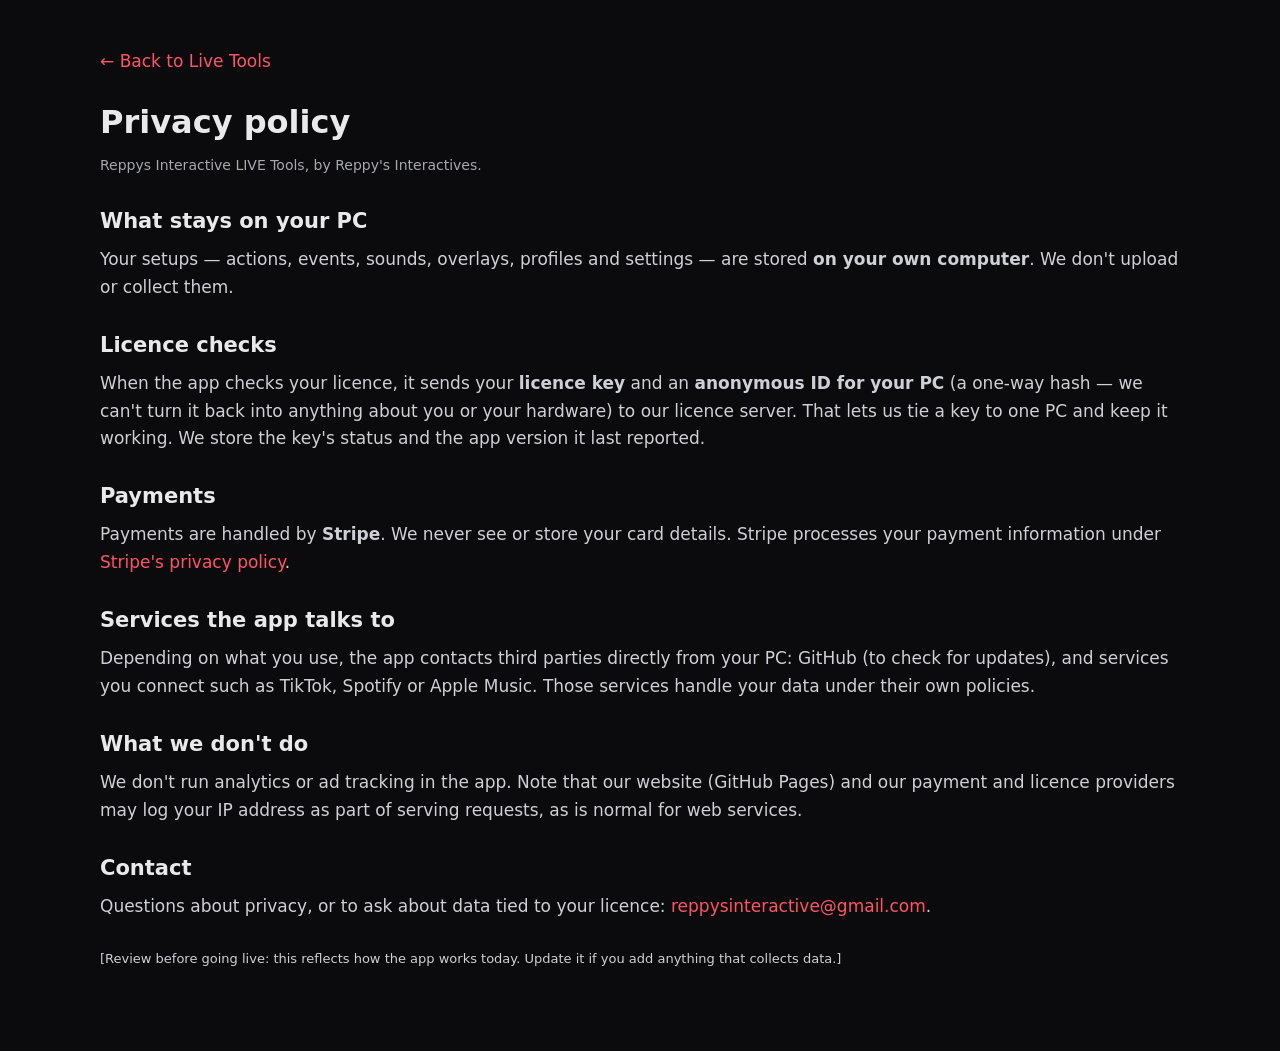
<file: privacy.html>
<!DOCTYPE html>
<html lang="en">
<head>
<meta charset="UTF-8">
<meta name="viewport" content="width=device-width, initial-scale=1">
<title>Privacy policy — Reppys Interactive LIVE Tools</title>
<link rel="stylesheet" href="style.css">
</head>
<body>
<div class="wrap legal">
  <a class="back" href="index.html">← Back to Live Tools</a>
  <h1>Privacy policy</h1>
  <p class="updated">Reppys Interactive LIVE Tools, by Reppy's Interactives.</p>

  <h2>What stays on your PC</h2>
  <p>Your setups — actions, events, sounds, overlays, profiles and settings — are stored <strong>on your own computer</strong>. We don't upload or collect them.</p>

  <h2>Licence checks</h2>
  <p>When the app checks your licence, it sends your <strong>licence key</strong> and an <strong>anonymous ID for your PC</strong> (a one-way hash — we can't turn it back into anything about you or your hardware) to our licence server. That lets us tie a key to one PC and keep it working. We store the key's status and the app version it last reported.</p>

  <h2>Payments</h2>
  <p>Payments are handled by <strong>Stripe</strong>. We never see or store your card details. Stripe processes your payment information under <a href="https://stripe.com/privacy">Stripe's privacy policy</a>.</p>

  <h2>Services the app talks to</h2>
  <p>Depending on what you use, the app contacts third parties directly from your PC: GitHub (to check for updates), and services you connect such as TikTok, Spotify or Apple Music. Those services handle your data under their own policies.</p>

  <h2>What we don't do</h2>
  <p>We don't run analytics or ad tracking in the app. Note that our website (GitHub Pages) and our payment and licence providers may log your IP address as part of serving requests, as is normal for web services.</p>

  <h2>Contact</h2>
  <p>Questions about privacy, or to ask about data tied to your licence: <a href="mailto:reppysinteractive@gmail.com">reppysinteractive@gmail.com</a>.</p>

  <p class="disclaimer" style="margin-top:28px">[Review before going live: this reflects how the app works today. Update it if you add anything that collects data.]</p>
</div>
</body>
</html>
</file>
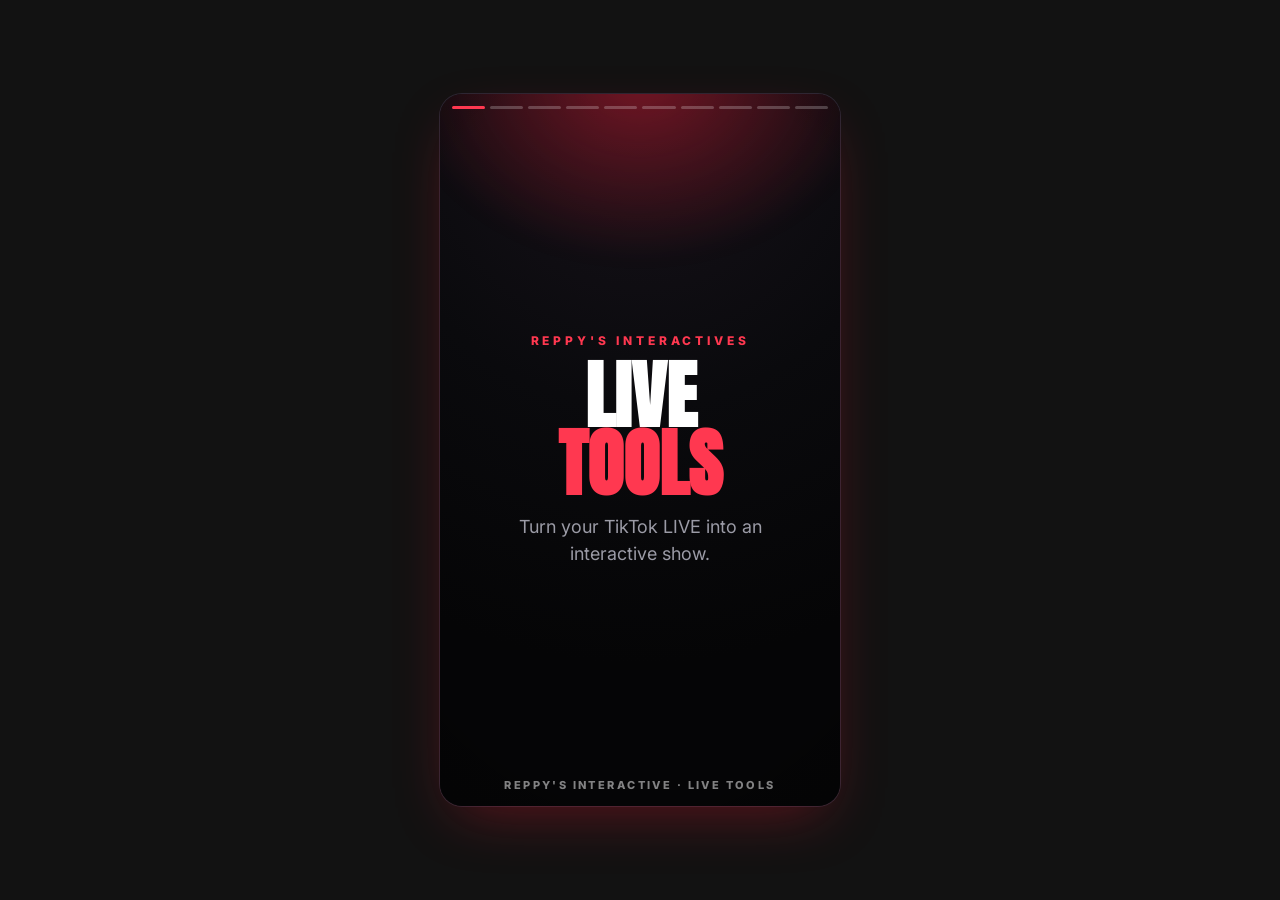
<file: promo.html>
<!doctype html>
<html lang="en">
<head>
<meta charset="utf-8">
<meta name="viewport" content="width=device-width, initial-scale=1">
<title>LIVE Tools — See it in action</title>
<link rel="preconnect" href="https://fonts.googleapis.com">
<link rel="preconnect" href="https://fonts.gstatic.com" crossorigin>
<link rel="stylesheet" href="https://fonts.googleapis.com/css2?family=Anton&family=Inter:wght@400;600;800&display=swap">
<style>
  :root{
    --bg:#070708; --stage:#0a0a0d; --panel:#16141a; --panel2:#1e1b24;
    --ink:#fff; --muted:#9b9ba6; --line:#2a2733;
    --red:#e3192f; --red2:#ff3850; --gold:#ffd65a;
    --disp:"Anton","Arial Narrow",system-ui,sans-serif;
    --body:"Inter",system-ui,-apple-system,sans-serif;
    color-scheme:dark;
  }
  *{box-sizing:border-box}
  html,body{height:100%}
  body{background:transparent;color:var(--ink);font-family:var(--body);margin:0;
    display:flex;align-items:center;justify-content:center;padding:0}

  .stage{position:relative;width:100%;max-width:400px;aspect-ratio:9/16;max-height:100%;overflow:hidden;border-radius:22px;
    background:radial-gradient(130% 80% at 50% 0%,#17121a 0%,var(--stage) 55%,#050506 100%);
    box-shadow:0 20px 60px -18px rgba(227,25,47,.4),0 0 0 1px var(--line);isolation:isolate}
  .glow{position:absolute;inset:-20% -20% auto -20%;height:60%;z-index:0;pointer-events:none;
    background:radial-gradient(60% 60% at 50% 30%,rgba(227,25,47,.45),transparent 70%);filter:blur(10px);animation:drift 9s ease-in-out infinite alternate}
  .vignette{position:absolute;inset:0;z-index:5;pointer-events:none;background:radial-gradient(120% 90% at 50% 45%,transparent 55%,rgba(0,0,0,.55) 100%)}

  .scene{position:absolute;inset:0;z-index:2;display:flex;flex-direction:column;align-items:center;justify-content:center;
    text-align:center;padding:30px 26px;gap:14px;opacity:0;visibility:hidden}
  .scene.active{opacity:1;visibility:visible}

  .eyebrow{font-weight:800;font-size:12px;letter-spacing:.32em;text-transform:uppercase;color:var(--red2)}
  .huge{font-family:var(--disp);line-height:.92;text-transform:uppercase;font-size:clamp(46px,16vw,74px);margin:0}
  .huge .r{color:var(--red2)}
  .big{font-family:var(--disp);font-size:clamp(34px,11vw,52px);line-height:.95;text-transform:uppercase;margin:0}
  .sub{font-size:clamp(15px,4.3vw,18px);color:var(--muted);max-width:30ch;line-height:1.5;margin:0}
  .tag{display:inline-block;font-weight:800;font-size:12px;letter-spacing:.14em;text-transform:uppercase;color:var(--gold);border:1px solid rgba(255,214,90,.4);border-radius:999px;padding:6px 12px}

  .scene.active .huge,.scene.active .big{animation:rise .6s cubic-bezier(.2,.8,.2,1) both}
  .scene.active .eyebrow{animation:rise .5s .05s both}
  .scene.active .sub{animation:rise .6s .12s both}
  .scene.active .tag{animation:pop .5s .2s both}

  .ring{position:absolute;width:62%;aspect-ratio:1;border-radius:50%;border:2px solid rgba(227,25,47,.5);z-index:1}
  .scene.active .ring{animation:ring 3.4s ease-out both}

  .toast{display:flex;align-items:center;gap:12px;background:var(--panel);border:1px solid var(--line);border-left:4px solid var(--red2);border-radius:14px;padding:13px 16px;max-width:300px;text-align:left;box-shadow:0 14px 30px rgba(0,0,0,.5)}
  .av{width:40px;height:40px;border-radius:50%;flex:none;display:grid;place-items:center;font-family:var(--disp);font-size:18px;background:linear-gradient(135deg,var(--red),#8f0d1c);color:#fff}
  .toast b{font-size:15px}.toast span{display:block;font-size:12.5px;color:var(--muted);margin-top:1px}
  .scene.active .toast{animation:slidein .6s cubic-bezier(.2,.9,.2,1) both}
  .scene.active .toast.t2{animation-delay:.9s}
  .scene.active .toast.t3{animation-delay:1.7s}

  .wave{display:flex;align-items:center;gap:5px;height:66px}
  .wave i{width:7px;border-radius:4px;background:linear-gradient(var(--red2),var(--red));height:16px}
  .scene.active .wave i{animation:wave 1s ease-in-out infinite alternate}

  .wheel{width:168px;height:168px;border-radius:50%;position:relative;background:conic-gradient(var(--red) 0 20%,#1a1820 0 40%,var(--gold) 0 60%,#1a1820 0 80%,var(--red2) 0 100%);box-shadow:0 0 0 6px #0d0b11,0 0 34px rgba(227,25,47,.45)}
  .wheel::after{content:"";position:absolute;inset:38%;border-radius:50%;background:#0d0b11;box-shadow:0 0 0 3px var(--gold)}
  .pin{position:absolute;top:-8px;left:50%;transform:translateX(-50%);width:0;height:0;border-left:9px solid transparent;border-right:9px solid transparent;border-top:16px solid var(--gold);z-index:3}
  .scene.active .wheel{animation:spin 3.2s cubic-bezier(.08,.7,.08,1) both}

  .flow{display:flex;align-items:center;gap:12px;flex-wrap:wrap;justify-content:center}
  .chip{font-weight:800;font-size:15px;padding:11px 15px;border-radius:12px;background:var(--panel);border:1px solid var(--line)}
  .chip.red{background:linear-gradient(135deg,var(--red),#8f0d1c);border:none}
  .arrow{color:var(--red2);font-weight:800;font-size:22px}
  .scene.active .chip{animation:pop .5s both}
  .scene.active .chip.c2{animation-delay:.5s}

  .goal{width:290px;max-width:100%;text-align:left}
  .goal .lab{display:flex;justify-content:space-between;font-size:13px;color:var(--muted);margin-bottom:7px;font-weight:600}
  .track{height:16px;border-radius:999px;background:#201d27;overflow:hidden;border:1px solid var(--line)}
  .fill{height:100%;width:8%;border-radius:999px;background:linear-gradient(90deg,var(--red),var(--gold))}
  .scene.active .fill{animation:fill 2.4s .2s cubic-bezier(.2,.8,.2,1) forwards}

  .list{display:flex;flex-wrap:wrap;gap:9px;justify-content:center;max-width:320px}
  .list span{font-weight:700;font-size:14px;padding:8px 13px;border-radius:999px;background:var(--panel2);border:1px solid var(--line)}
  .scene.active .list span{animation:pop .4s both}
  .scene.active .list span:nth-child(2){animation-delay:.12s}
  .scene.active .list span:nth-child(3){animation-delay:.24s}
  .scene.active .list span:nth-child(4){animation-delay:.36s}
  .scene.active .list span:nth-child(5){animation-delay:.48s}
  .scene.active .list span:nth-child(6){animation-delay:.6s}

  .price{font-family:var(--disp);font-size:clamp(40px,13vw,58px);color:var(--gold);margin:0;line-height:1}
  .url{font-weight:800;font-size:13.5px;color:var(--ink);background:var(--panel);border:1px solid var(--line);border-radius:999px;padding:9px 15px;word-break:break-all;max-width:100%}
  .cta-btn{font-family:var(--disp);font-size:22px;letter-spacing:.04em;text-transform:uppercase;color:#fff;background:linear-gradient(135deg,var(--red2),#8f0d1c);border-radius:14px;padding:13px 30px;box-shadow:0 12px 30px rgba(227,25,47,.5)}
  .scene.active .cta-btn{animation:pulse 1.4s ease-in-out .4s infinite}

  .bars{position:absolute;top:12px;left:12px;right:12px;z-index:6;display:flex;gap:5px}
  .bars i{flex:1;height:3px;border-radius:3px;background:rgba(255,255,255,.22);overflow:hidden}
  .bars i b{display:block;height:100%;width:0;background:var(--red2)}
  .bars i.done b{width:100%}
  .mark{position:absolute;bottom:14px;left:0;right:0;z-index:6;text-align:center;font-weight:800;font-size:11px;letter-spacing:.22em;text-transform:uppercase;color:rgba(255,255,255,.5)}

  @keyframes rise{from{opacity:0;transform:translateY(16px)}to{opacity:1;transform:none}}
  @keyframes pop{from{opacity:0;transform:scale(.86)}to{opacity:1;transform:none}}
  @keyframes slidein{from{opacity:0;transform:translateX(40px)}to{opacity:1;transform:none}}
  @keyframes wave{from{height:14px;opacity:.7}to{height:62px;opacity:1}}
  @keyframes spin{from{transform:rotate(0)}to{transform:rotate(1260deg)}}
  @keyframes fill{to{width:90%}}
  @keyframes ring{0%{transform:scale(.4);opacity:0}40%{opacity:1}100%{transform:scale(1.25);opacity:0}}
  @keyframes drift{from{transform:translateX(-8%)}to{transform:translateX(8%)}}
  @keyframes pulse{0%,100%{transform:scale(1)}50%{transform:scale(1.06)}}
  @media (prefers-reduced-motion:reduce){.scene *{animation:none!important}.glow{animation:none}.fill{width:90%}.wave i{height:40px}}
</style>
</head>
<body>
  <div class="stage" id="stage">
    <div class="glow"></div>
    <div class="bars" id="bars"></div>

    <section class="scene active" data-dur="3800">
      <div class="ring"></div>
      <div class="eyebrow">Reppy's Interactives</div>
      <h1 class="huge">LIVE<br><span class="r">Tools</span></h1>
      <p class="sub">Turn your TikTok LIVE into an interactive show.</p>
    </section>
    <section class="scene" data-dur="2200"><h2 class="big">One app.<br><span style="color:var(--red2)">Not ten.</span></h2><p class="sub">Everything your LIVE needs, in one place.</p></section>
    <section class="scene" data-dur="3400">
      <div class="eyebrow">Alerts</div><h2 class="big">Every gift,<br>on screen</h2>
      <div class="toast"><div class="av">O</div><div><b>Ollie</b><span>sent Galaxy &times;5</span></div></div>
      <div class="toast t2"><div class="av">M</div><div><b>Mia</b><span>followed you</span></div></div>
      <div class="toast t3"><div class="av">J</div><div><b>Jay</b><span>subscribed &mdash; Superfan</span></div></div>
    </section>
    <section class="scene" data-dur="3200">
      <div class="eyebrow">Text-to-speech</div><h2 class="big">Viewers<br>talk live</h2>
      <div class="wave"><i style="animation-delay:0s"></i><i style="animation-delay:.1s"></i><i style="animation-delay:.2s"></i><i style="animation-delay:.3s"></i><i style="animation-delay:.15s"></i><i style="animation-delay:.25s"></i><i style="animation-delay:.05s"></i><i style="animation-delay:.35s"></i><i style="animation-delay:.2s"></i></div>
      <p class="sub">AI voices made on your PC &mdash; even cloned custom voices.</p>
    </section>
    <section class="scene" data-dur="3400">
      <div class="eyebrow">Gift-triggered actions</div><h2 class="big">Gifts control<br>your game</h2>
      <div class="flow"><span class="chip red">Gift sent</span><span class="arrow">&rarr;</span><span class="chip c2">Chaos Mode</span></div>
      <p class="sub">Sounds, overlays, key presses or webhooks straight into your game.</p>
    </section>
    <section class="scene" data-dur="3600"><div class="eyebrow">Spin wheels</div><h2 class="big">Let chat<br>decide</h2><div style="position:relative"><div class="pin"></div><div class="wheel"></div></div></section>
    <section class="scene" data-dur="3300">
      <div class="eyebrow">Overlays</div><h2 class="big">Goals &amp;<br>leaderboards</h2>
      <div class="goal"><div class="lab"><span>Gift goal</span><span>90%</span></div><div class="track"><div class="fill"></div></div></div>
      <p class="sub">Live goals, leaderboards and hype meters for OBS.</p>
    </section>
    <section class="scene" data-dur="2600"><div class="eyebrow">Games</div><h2 class="big">Play with<br>your chat</h2><div class="list"><span>Plinko</span><span>Polls</span><span>Predictions</span><span>Wheels</span><span>Subathon</span><span>Song requests</span></div></section>
    <section class="scene" data-dur="3400"><h2 class="big">All in<br>one app</h2><p class="sub">Alerts &middot; TTS &middot; Sounds &middot; Games &middot; Overlays &mdash; one Windows app that connects straight to your stream.</p><div class="tag">Windows 10 / 11</div></section>
    <section class="scene" data-dur="4800">
      <div class="eyebrow">Get Live Tools</div>
      <p class="price">$9.99<span style="font-size:18px;color:var(--muted);font-family:var(--body);font-weight:600"> /mo</span></p>
      <p class="sub" style="margin-top:-4px">Cancel anytime &middot; free download, unlock with a key</p>
      <div class="cta-btn">Subscribe</div>
      <div class="url">reppy-interactive.github.io/reppys-live-tools</div>
    </section>

    <div class="vignette"></div>
    <div class="mark">Reppy's Interactive &middot; LIVE Tools</div>
  </div>
<script>
(function(){
  var scenes=[].slice.call(document.querySelectorAll('.scene'));
  var barsWrap=document.getElementById('bars');
  var durs=scenes.map(function(s){return +s.getAttribute('data-dur')||3000;});
  scenes.forEach(function(){var i=document.createElement('i');i.innerHTML='<b></b>';barsWrap.appendChild(i);});
  var segs=[].slice.call(barsWrap.children);
  var idx=0,start=0;
  function show(i){
    scenes.forEach(function(s){s.classList.remove('active');});
    void scenes[i].offsetWidth;scenes[i].classList.add('active');
    segs.forEach(function(seg,k){var b=seg.querySelector('b');seg.className='';b.style.transition='none';b.style.width=k<i?'100%':'0';if(k<i)seg.classList.add('done');});
    var nb=segs[i].querySelector('b');void nb.offsetWidth;nb.style.transition='width '+durs[i]+'ms linear';nb.style.width='100%';
  }
  function loop(now){var e=now-start;if(e>=durs[idx]){idx=(idx+1)%scenes.length;start=now;show(idx);}requestAnimationFrame(loop);}
  show(0);setTimeout(function(){start=performance.now();requestAnimationFrame(loop);},600);
})();
</script>
</body>
</html>
</file>
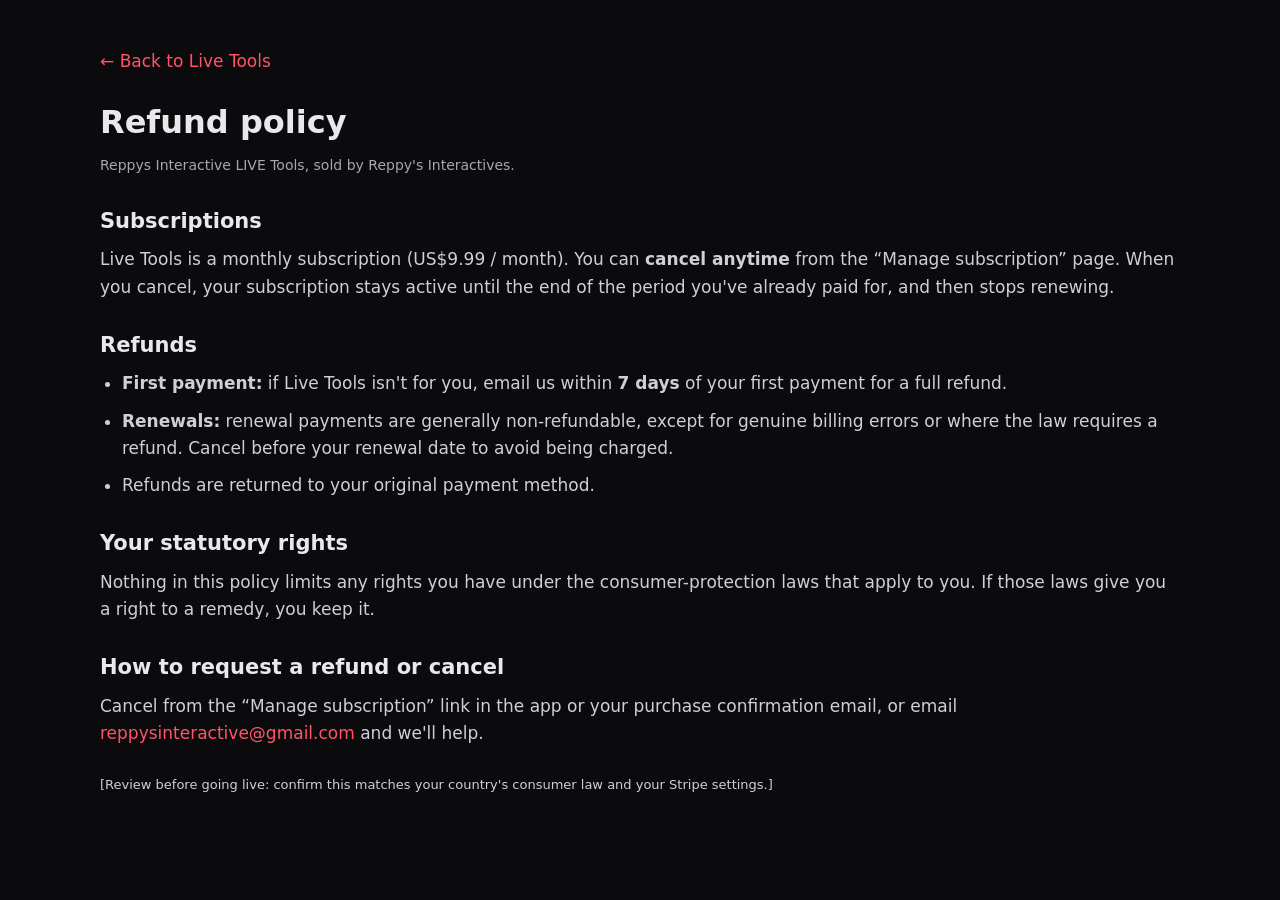
<file: refund-policy.html>
<!DOCTYPE html>
<html lang="en">
<head>
<meta charset="UTF-8">
<meta name="viewport" content="width=device-width, initial-scale=1">
<title>Refund policy — Reppys Interactive LIVE Tools</title>
<link rel="stylesheet" href="style.css">
</head>
<body>
<div class="wrap legal">
  <a class="back" href="index.html">← Back to Live Tools</a>
  <h1>Refund policy</h1>
  <p class="updated">Reppys Interactive LIVE Tools, sold by Reppy's Interactives.</p>

  <h2>Subscriptions</h2>
  <p>Live Tools is a monthly subscription (US$9.99 / month). You can <strong>cancel anytime</strong> from the “Manage subscription” page. When you cancel, your subscription stays active until the end of the period you've already paid for, and then stops renewing.</p>

  <h2>Refunds</h2>
  <ul>
    <li><strong>First payment:</strong> if Live Tools isn't for you, email us within <strong>7 days</strong> of your first payment for a full refund.</li>
    <li><strong>Renewals:</strong> renewal payments are generally non-refundable, except for genuine billing errors or where the law requires a refund. Cancel before your renewal date to avoid being charged.</li>
    <li>Refunds are returned to your original payment method.</li>
  </ul>

  <h2>Your statutory rights</h2>
  <p>Nothing in this policy limits any rights you have under the consumer-protection laws that apply to you. If those laws give you a right to a remedy, you keep it.</p>

  <h2>How to request a refund or cancel</h2>
  <p>Cancel from the “Manage subscription” link in the app or your purchase confirmation email, or email <a href="mailto:reppysinteractive@gmail.com">reppysinteractive@gmail.com</a> and we'll help.</p>

  <p class="disclaimer" style="margin-top:28px">[Review before going live: confirm this matches your country's consumer law and your Stripe settings.]</p>
</div>
</body>
</html>
</file>
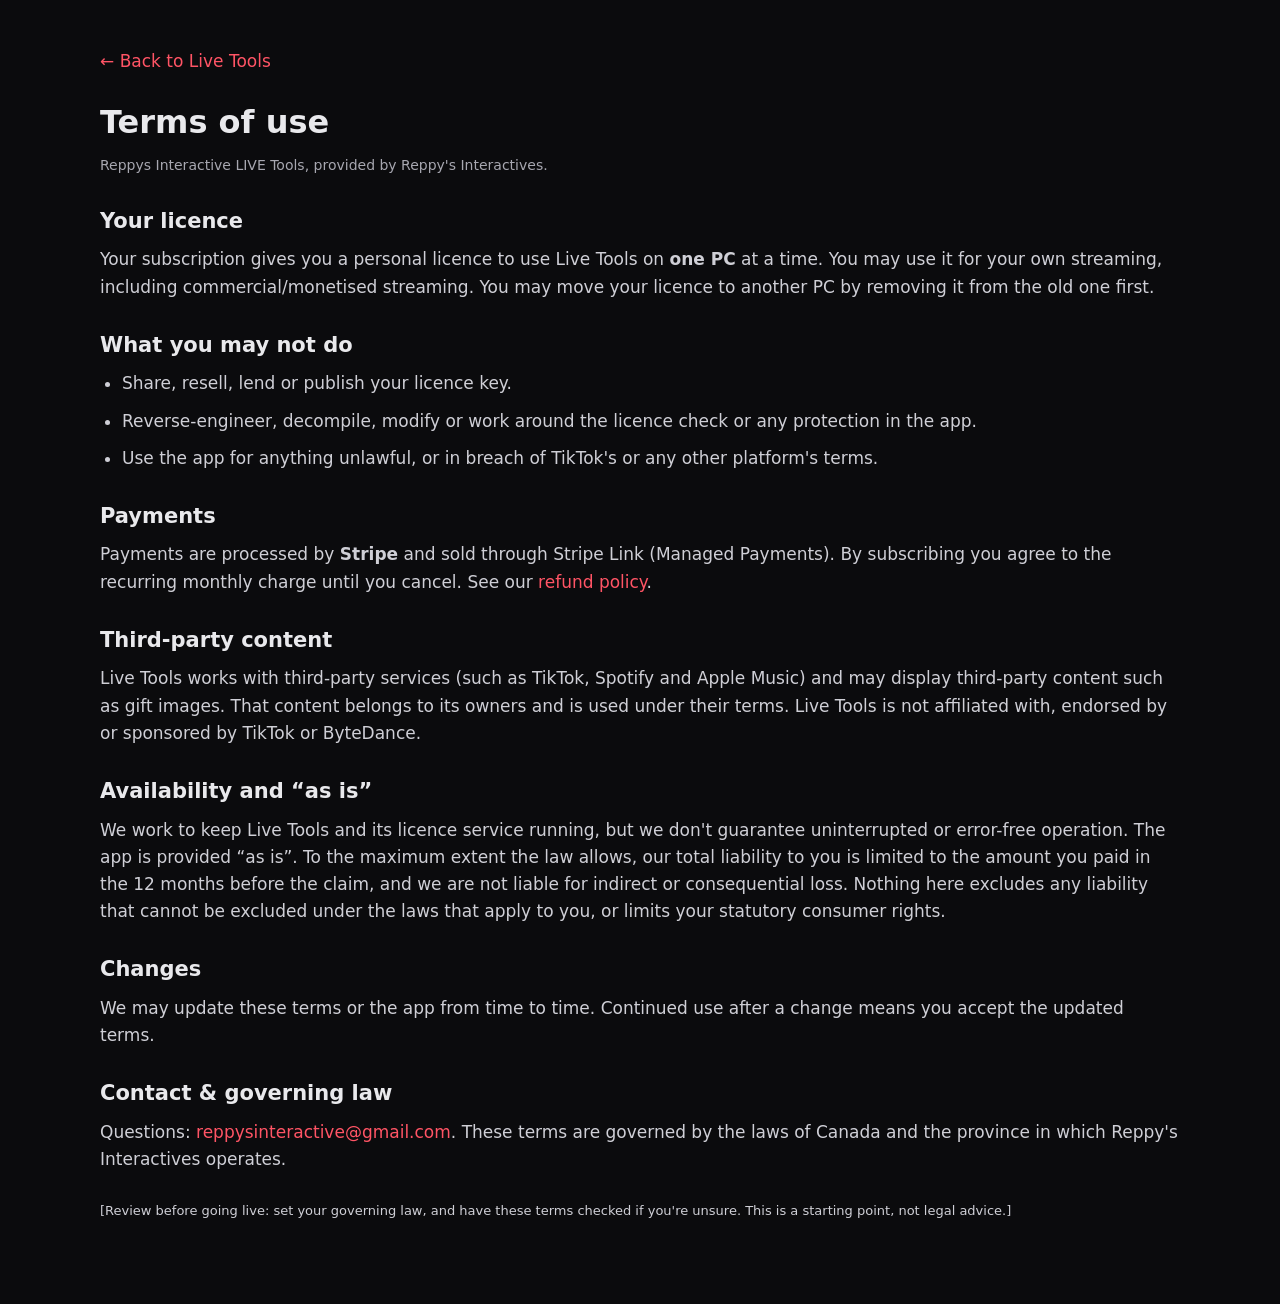
<file: terms.html>
<!DOCTYPE html>
<html lang="en">
<head>
<meta charset="UTF-8">
<meta name="viewport" content="width=device-width, initial-scale=1">
<title>Terms of use — Reppys Interactive LIVE Tools</title>
<link rel="stylesheet" href="style.css">
</head>
<body>
<div class="wrap legal">
  <a class="back" href="index.html">← Back to Live Tools</a>
  <h1>Terms of use</h1>
  <p class="updated">Reppys Interactive LIVE Tools, provided by Reppy's Interactives.</p>

  <h2>Your licence</h2>
  <p>Your subscription gives you a personal licence to use Live Tools on <strong>one PC</strong> at a time. You may use it for your own streaming, including commercial/monetised streaming. You may move your licence to another PC by removing it from the old one first.</p>

  <h2>What you may not do</h2>
  <ul>
    <li>Share, resell, lend or publish your licence key.</li>
    <li>Reverse-engineer, decompile, modify or work around the licence check or any protection in the app.</li>
    <li>Use the app for anything unlawful, or in breach of TikTok's or any other platform's terms.</li>
  </ul>

  <h2>Payments</h2>
  <p>Payments are processed by <strong>Stripe</strong> and sold through Stripe Link (Managed Payments). By subscribing you agree to the recurring monthly charge until you cancel. See our <a href="refund-policy.html">refund policy</a>.</p>

  <h2>Third-party content</h2>
  <p>Live Tools works with third-party services (such as TikTok, Spotify and Apple Music) and may display third-party content such as gift images. That content belongs to its owners and is used under their terms. Live Tools is not affiliated with, endorsed by or sponsored by TikTok or ByteDance.</p>

  <h2>Availability and “as is”</h2>
  <p>We work to keep Live Tools and its licence service running, but we don't guarantee uninterrupted or error-free operation. The app is provided “as is”. To the maximum extent the law allows, our total liability to you is limited to the amount you paid in the 12 months before the claim, and we are not liable for indirect or consequential loss. Nothing here excludes any liability that cannot be excluded under the laws that apply to you, or limits your statutory consumer rights.</p>

  <h2>Changes</h2>
  <p>We may update these terms or the app from time to time. Continued use after a change means you accept the updated terms.</p>

  <h2>Contact &amp; governing law</h2>
  <p>Questions: <a href="mailto:reppysinteractive@gmail.com">reppysinteractive@gmail.com</a>. These terms are governed by the laws of Canada and the province in which Reppy's Interactives operates.</p>

  <p class="disclaimer" style="margin-top:28px">[Review before going live: set your governing law, and have these terms checked if you're unsure. This is a starting point, not legal advice.]</p>
</div>
</body>
</html>
</file>
<file: style.css>
/* Reppys Interactive LIVE Tools - sales site */
:root {
    --bg: #0b0b0d; --bg2: #141416; --card: #17171a; --line: #26262b;
    --text: #e9e9ec; --muted: #a7a7b0; --accent: #e3192f; --accent2: #ff5465; --good: #3fb950;
}
* { box-sizing: border-box; margin: 0; padding: 0; }
html { scroll-behavior: smooth; }
body { background: var(--bg); color: var(--text); font-family: "Segoe UI", system-ui, -apple-system, sans-serif; line-height: 1.6; font-size: 17px; }
a { color: var(--accent2); text-decoration: none; }
a:hover { text-decoration: underline; }
img { max-width: 100%; display: block; }
.wrap { width: min(1080px, 100% - 40px); margin: 0 auto; }

/* nav */
header.nav { position: sticky; top: 0; z-index: 10; background: rgba(11,11,13,.86); backdrop-filter: blur(10px); border-bottom: 1px solid var(--line); }
.nav .wrap { display: flex; align-items: center; gap: 16px; height: 62px; }
.brand { font-weight: 800; letter-spacing: .3px; font-size: 18px; display: flex; align-items: center; gap: 8px; }
.brand b { color: var(--accent); }
.nav nav { margin-left: auto; display: flex; gap: 22px; align-items: center; }
.nav nav a { color: var(--muted); font-size: 15px; font-weight: 600; }
.nav nav a:hover { color: var(--text); text-decoration: none; }

/* buttons */
.btn { display: inline-block; font-weight: 800; letter-spacing: .3px; color: #fff; background: linear-gradient(135deg, var(--accent), #8f0d1c); border: 0; border-radius: 10px; padding: 14px 26px; cursor: pointer; font-size: 16px; box-shadow: 0 6px 20px rgba(227,25,47,.35); }
.btn:hover { transform: translateY(-1px); text-decoration: none; filter: brightness(1.05); }
.btn.ghost { background: transparent; color: var(--text); border: 1px solid var(--line); box-shadow: none; }
.btn.soon { background: #2a2a30; color: var(--muted); box-shadow: none; cursor: default; }

/* hero */
.hero { padding: 84px 0 48px; text-align: center; background: radial-gradient(900px 380px at 50% -10%, rgba(227,25,47,.18), transparent 70%); }
.hero h1 { font-size: clamp(34px, 6vw, 56px); line-height: 1.08; font-weight: 900; letter-spacing: -.5px; }
.hero h1 .hl { color: var(--accent); }
.hero p.lead { color: var(--muted); font-size: clamp(17px, 2.4vw, 21px); max-width: 680px; margin: 18px auto 28px; }
.hero .cta { display: flex; gap: 14px; justify-content: center; flex-wrap: wrap; }
.hero .note { color: var(--muted); font-size: 14px; margin-top: 14px; }

/* sections */
section { padding: 56px 0; }
section h2 { font-size: clamp(26px, 4vw, 34px); font-weight: 800; text-align: center; margin-bottom: 8px; }
section .sub { color: var(--muted); text-align: center; max-width: 620px; margin: 0 auto 36px; }

/* features grid */
.grid { display: grid; grid-template-columns: repeat(auto-fit, minmax(240px, 1fr)); gap: 16px; }
.feature { background: var(--card); border: 1px solid var(--line); border-radius: 14px; padding: 22px; }
.feature .ico { font-size: 26px; }
.feature h3 { font-size: 18px; margin: 10px 0 6px; }
.feature p { color: var(--muted); font-size: 15px; }

/* steps */
.steps { display: grid; grid-template-columns: repeat(auto-fit, minmax(220px, 1fr)); gap: 16px; counter-reset: s; }
.step { background: var(--bg2); border: 1px solid var(--line); border-radius: 14px; padding: 22px; }
.step .n { display: inline-grid; place-items: center; width: 34px; height: 34px; border-radius: 50%; background: var(--accent); color: #fff; font-weight: 800; margin-bottom: 10px; }

/* pricing */
.price-card { max-width: 420px; margin: 0 auto; background: linear-gradient(180deg, var(--card), #121214); border: 1px solid var(--accent); border-radius: 18px; padding: 34px; text-align: center; box-shadow: 0 0 44px rgba(227,25,47,.18); }
.price-card .amount { font-size: 52px; font-weight: 900; }
.price-card .amount span { font-size: 18px; color: var(--muted); font-weight: 600; }
.price-card ul { list-style: none; text-align: left; margin: 22px 0; display: grid; gap: 10px; }
.price-card li { padding-left: 28px; position: relative; color: var(--text); }
.price-card li::before { content: "✓"; position: absolute; left: 0; color: var(--good); font-weight: 800; }
.price-card .btn { width: 100%; margin-top: 8px; }

/* faq */
.faq details { background: var(--card); border: 1px solid var(--line); border-radius: 12px; padding: 4px 18px; margin-bottom: 10px; }
.faq summary { cursor: pointer; font-weight: 700; padding: 14px 0; list-style: none; }
.faq summary::-webkit-details-marker { display: none; }
.faq summary::after { content: "+"; float: right; color: var(--accent); font-weight: 800; }
.faq details[open] summary::after { content: "−"; }
.faq p { color: var(--muted); padding: 0 0 14px; }

/* footer */
footer { border-top: 1px solid var(--line); padding: 32px 0; color: var(--muted); font-size: 14px; }
footer .wrap { display: flex; flex-wrap: wrap; gap: 14px 24px; align-items: center; }
footer a { color: var(--muted); }
footer .sp { margin-left: auto; }
.disclaimer { color: #7a7a82; font-size: 13px; margin-top: 10px; }

/* legal pages */
.legal { padding: 48px 0 72px; }
.legal h1 { font-size: 32px; margin-bottom: 6px; }
.legal .updated { color: var(--muted); font-size: 14px; margin-bottom: 26px; }
.legal h2 { font-size: 21px; margin: 28px 0 8px; }
.legal p, .legal li { color: #cfcfd6; margin-bottom: 10px; }
.legal ul { margin: 0 0 10px 22px; }
.legal a.back { display: inline-block; margin-bottom: 22px; }

/* promo demo embed */
#demo .demo-frame { display: flex; justify-content: center; margin-top: 22px; }
#demo iframe { width: 360px; max-width: 100%; aspect-ratio: 9 / 16; border: 0; border-radius: 24px;
  background: #0a0a0d; box-shadow: 0 24px 70px -22px rgba(227,25,47,.45), 0 0 0 1px #2a2733; }
</file>
